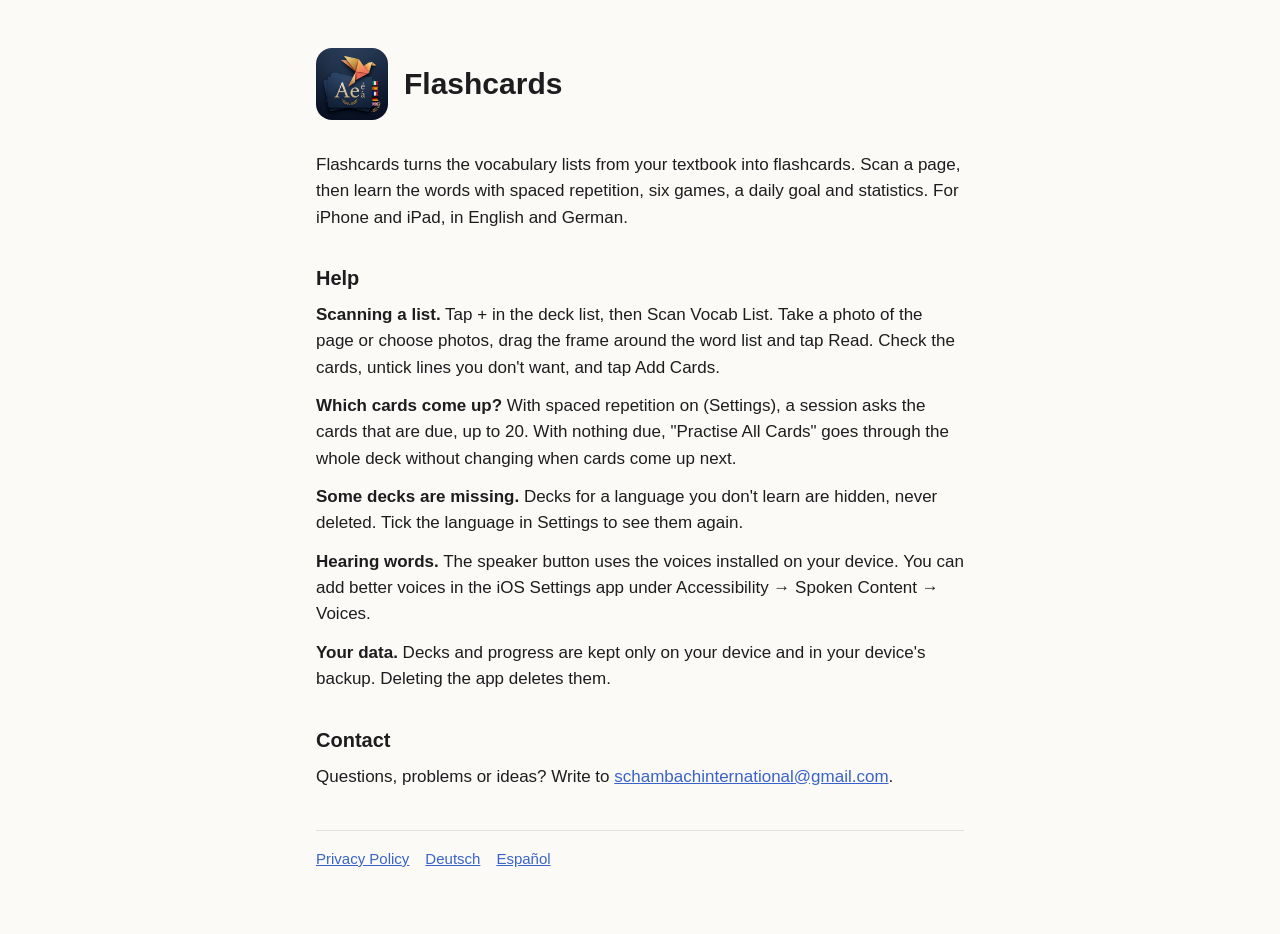
<file: index.html>
<!doctype html>
<html lang="en">
<head>
<meta charset="utf-8">
<meta name="viewport" content="width=device-width, initial-scale=1">
<title>Flashcards – Support</title>
<link rel="stylesheet" href="style.css">
</head>
<body>
<main>
<header><img src="icon.png" alt=""><h1>Flashcards</h1></header>

<p>Flashcards turns the vocabulary lists from your textbook into flashcards. Scan a page, then
learn the words with spaced repetition, six games, a daily goal and statistics. For iPhone and
iPad, in English and German.</p>

<h2>Help</h2>
<p><strong>Scanning a list.</strong> Tap + in the deck list, then Scan Vocab List. Take a photo
of the page or choose photos, drag the frame around the word list and tap Read. Check the cards,
untick lines you don't want, and tap Add Cards.</p>
<p><strong>Which cards come up?</strong> With spaced repetition on (Settings), a session asks the
cards that are due, up to 20. With nothing due, "Practise All Cards" goes through the whole deck
without changing when cards come up next.</p>
<p><strong>Some decks are missing.</strong> Decks for a language you don't learn are hidden, never
deleted. Tick the language in Settings to see them again.</p>
<p><strong>Hearing words.</strong> The speaker button uses the voices installed on your device. You
can add better voices in the iOS Settings app under Accessibility → Spoken Content → Voices.</p>
<p><strong>Your data.</strong> Decks and progress are kept only on your device and in your
device's backup. Deleting the app deletes them.</p>

<h2>Contact</h2>
<p>Questions, problems or ideas? Write to
<a href="mailto:schambachinternational@gmail.com">schambachinternational@gmail.com</a>.</p>

<nav><a href="privacy.html">Privacy Policy</a><a href="de.html">Deutsch</a><a href="es.html">Español</a></nav>
</main>
</body>
</html>
</file>
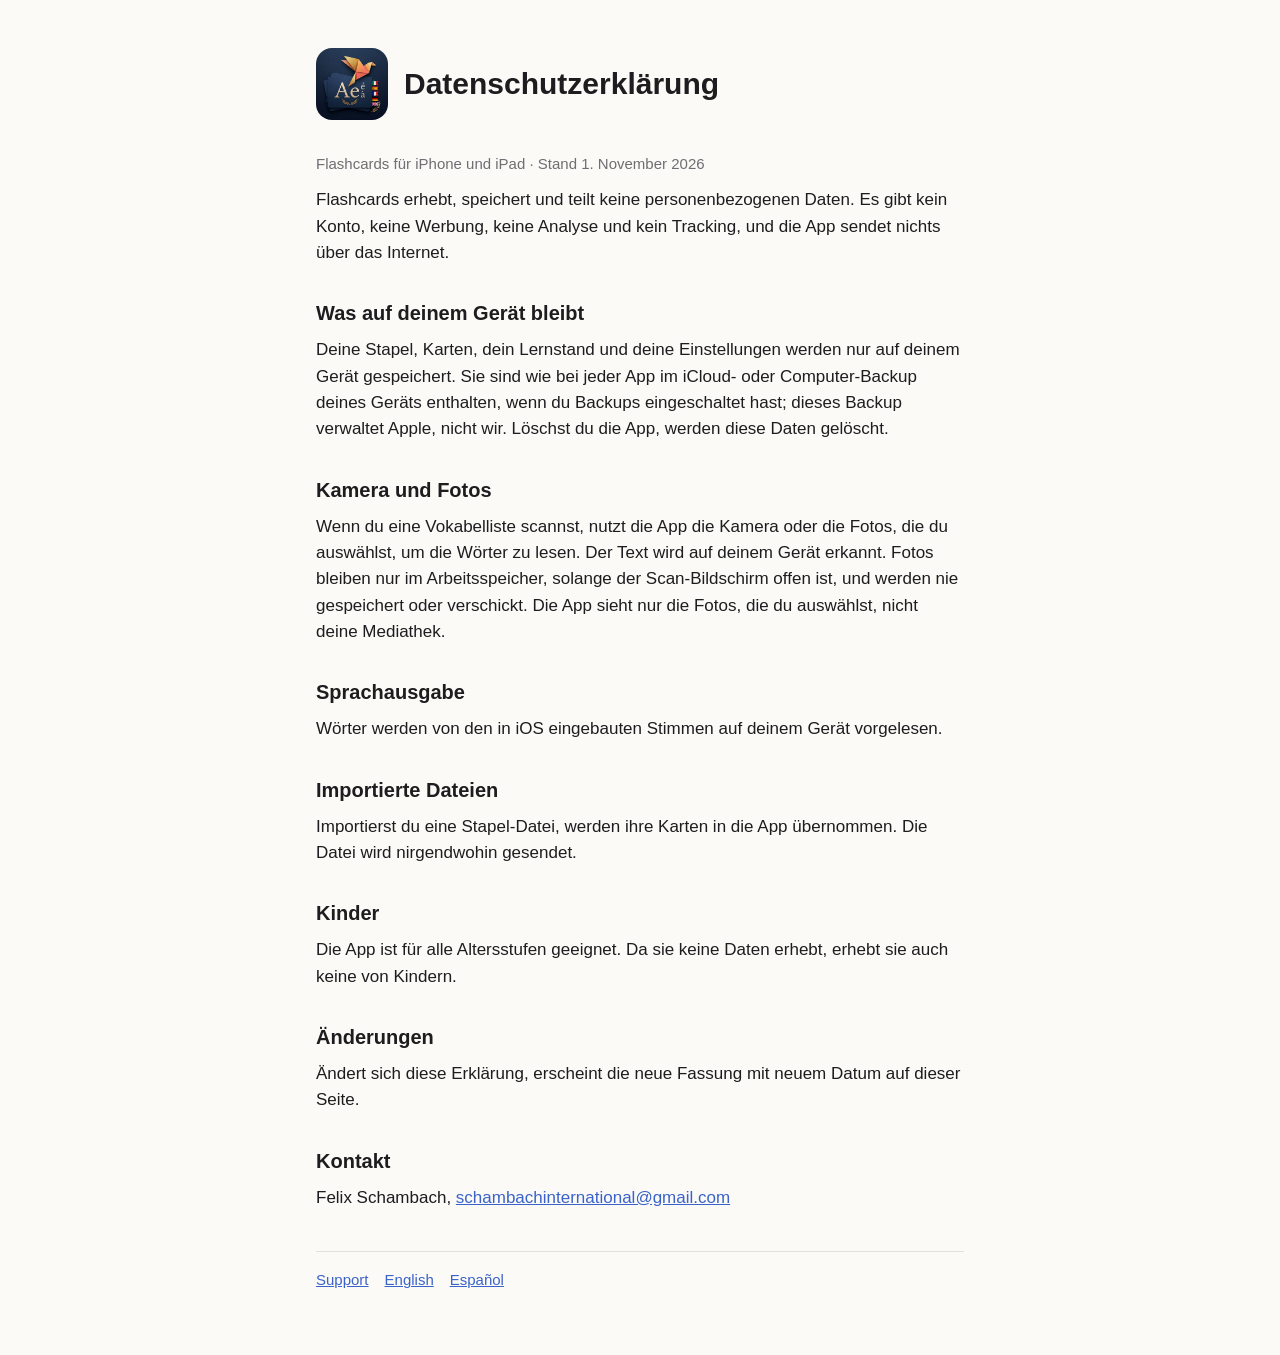
<file: datenschutz.html>
<!doctype html>
<html lang="de">
<head>
<meta charset="utf-8">
<meta name="viewport" content="width=device-width, initial-scale=1">
<title>Flashcards – Datenschutz</title>
<link rel="stylesheet" href="style.css">
</head>
<body>
<main>
<header><img src="icon.png" alt=""><h1>Datenschutzerklärung</h1></header>
<p class="muted">Flashcards für iPhone und iPad · Stand 1. November 2026</p>

<p>Flashcards erhebt, speichert und teilt keine personenbezogenen Daten. Es gibt kein Konto, keine
Werbung, keine Analyse und kein Tracking, und die App sendet nichts über das Internet.</p>

<h2>Was auf deinem Gerät bleibt</h2>
<p>Deine Stapel, Karten, dein Lernstand und deine Einstellungen werden nur auf deinem Gerät
gespeichert. Sie sind wie bei jeder App im iCloud- oder Computer-Backup deines Geräts enthalten,
wenn du Backups eingeschaltet hast; dieses Backup verwaltet Apple, nicht wir. Löschst du die App,
werden diese Daten gelöscht.</p>

<h2>Kamera und Fotos</h2>
<p>Wenn du eine Vokabelliste scannst, nutzt die App die Kamera oder die Fotos, die du auswählst, um
die Wörter zu lesen. Der Text wird auf deinem Gerät erkannt. Fotos bleiben nur im Arbeitsspeicher,
solange der Scan-Bildschirm offen ist, und werden nie gespeichert oder verschickt. Die App sieht nur
die Fotos, die du auswählst, nicht deine Mediathek.</p>

<h2>Sprachausgabe</h2>
<p>Wörter werden von den in iOS eingebauten Stimmen auf deinem Gerät vorgelesen.</p>

<h2>Importierte Dateien</h2>
<p>Importierst du eine Stapel-Datei, werden ihre Karten in die App übernommen. Die Datei wird nirgendwohin gesendet.</p>

<h2>Kinder</h2>
<p>Die App ist für alle Altersstufen geeignet. Da sie keine Daten erhebt, erhebt sie auch keine von
Kindern.</p>

<h2>Änderungen</h2>
<p>Ändert sich diese Erklärung, erscheint die neue Fassung mit neuem Datum auf dieser Seite.</p>

<h2>Kontakt</h2>
<p>Felix Schambach, <a href="mailto:schambachinternational@gmail.com">schambachinternational@gmail.com</a></p>

<nav><a href="de.html">Support</a><a href="privacy.html">English</a><a href="privacidad.html">Español</a></nav>
</main>
</body>
</html>
</file>
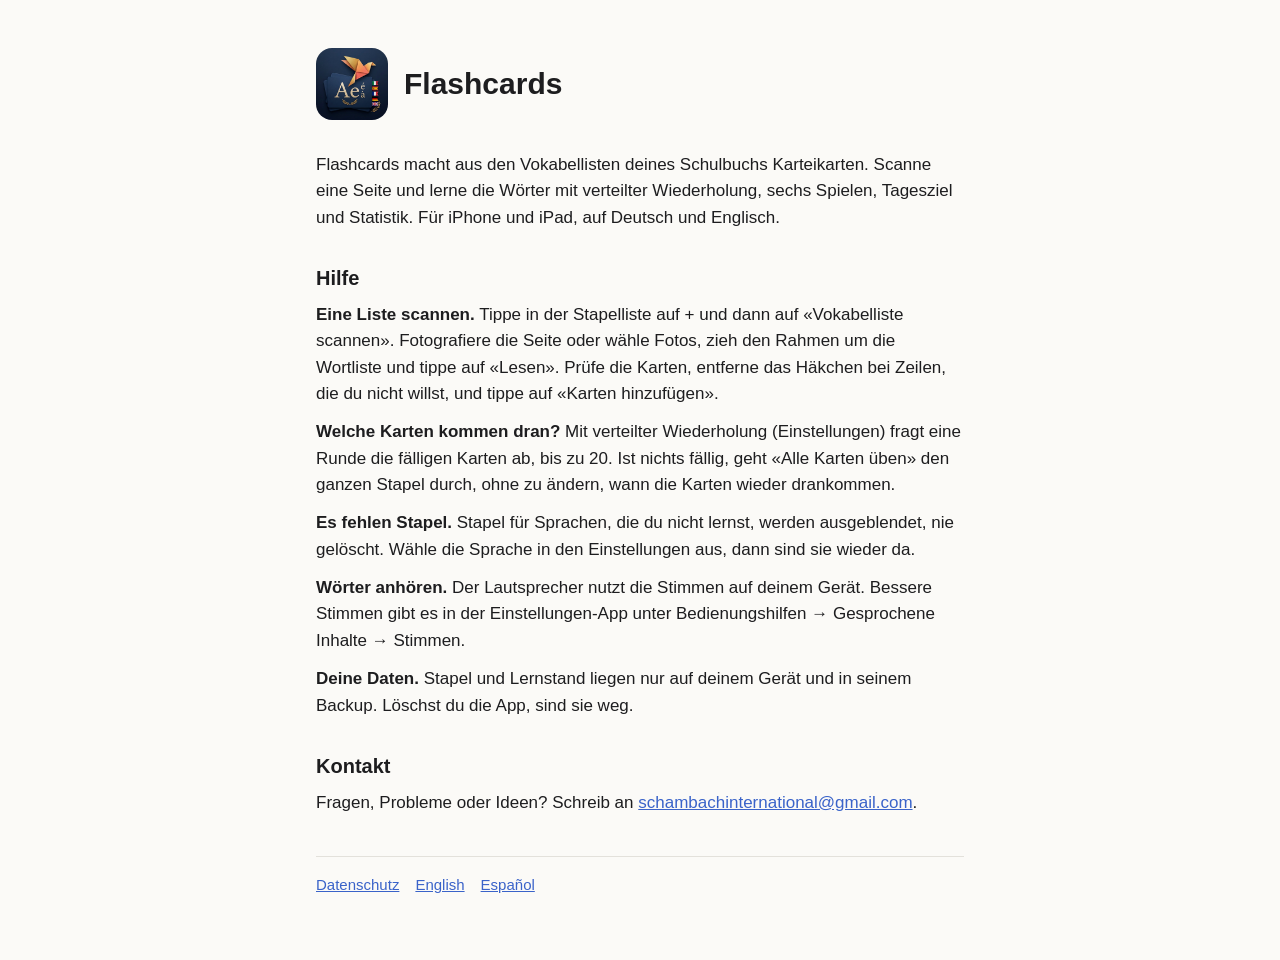
<file: de.html>
<!doctype html>
<html lang="de">
<head>
<meta charset="utf-8">
<meta name="viewport" content="width=device-width, initial-scale=1">
<title>Flashcards – Support</title>
<link rel="stylesheet" href="style.css">
</head>
<body>
<main>
<header><img src="icon.png" alt=""><h1>Flashcards</h1></header>

<p>Flashcards macht aus den Vokabellisten deines Schulbuchs Karteikarten. Scanne eine Seite und
lerne die Wörter mit verteilter Wiederholung, sechs Spielen, Tagesziel und Statistik. Für iPhone
und iPad, auf Deutsch und Englisch.</p>

<h2>Hilfe</h2>
<p><strong>Eine Liste scannen.</strong> Tippe in der Stapelliste auf + und dann auf «Vokabelliste
scannen». Fotografiere die Seite oder wähle Fotos, zieh den Rahmen um die Wortliste und tippe auf
«Lesen». Prüfe die Karten, entferne das Häkchen bei Zeilen, die du nicht willst, und tippe auf
«Karten hinzufügen».</p>
<p><strong>Welche Karten kommen dran?</strong> Mit verteilter Wiederholung (Einstellungen) fragt
eine Runde die fälligen Karten ab, bis zu 20. Ist nichts fällig, geht «Alle Karten üben» den
ganzen Stapel durch, ohne zu ändern, wann die Karten wieder drankommen.</p>
<p><strong>Es fehlen Stapel.</strong> Stapel für Sprachen, die du nicht lernst, werden ausgeblendet,
nie gelöscht. Wähle die Sprache in den Einstellungen aus, dann sind sie wieder da.</p>
<p><strong>Wörter anhören.</strong> Der Lautsprecher nutzt die Stimmen auf deinem Gerät. Bessere
Stimmen gibt es in der Einstellungen-App unter Bedienungshilfen → Gesprochene Inhalte → Stimmen.</p>
<p><strong>Deine Daten.</strong> Stapel und Lernstand liegen nur auf deinem Gerät und in seinem
Backup. Löschst du die App, sind sie weg.</p>

<h2>Kontakt</h2>
<p>Fragen, Probleme oder Ideen? Schreib an
<a href="mailto:schambachinternational@gmail.com">schambachinternational@gmail.com</a>.</p>

<nav><a href="datenschutz.html">Datenschutz</a><a href="index.html">English</a><a href="es.html">Español</a></nav>
</main>
</body>
</html>
</file>
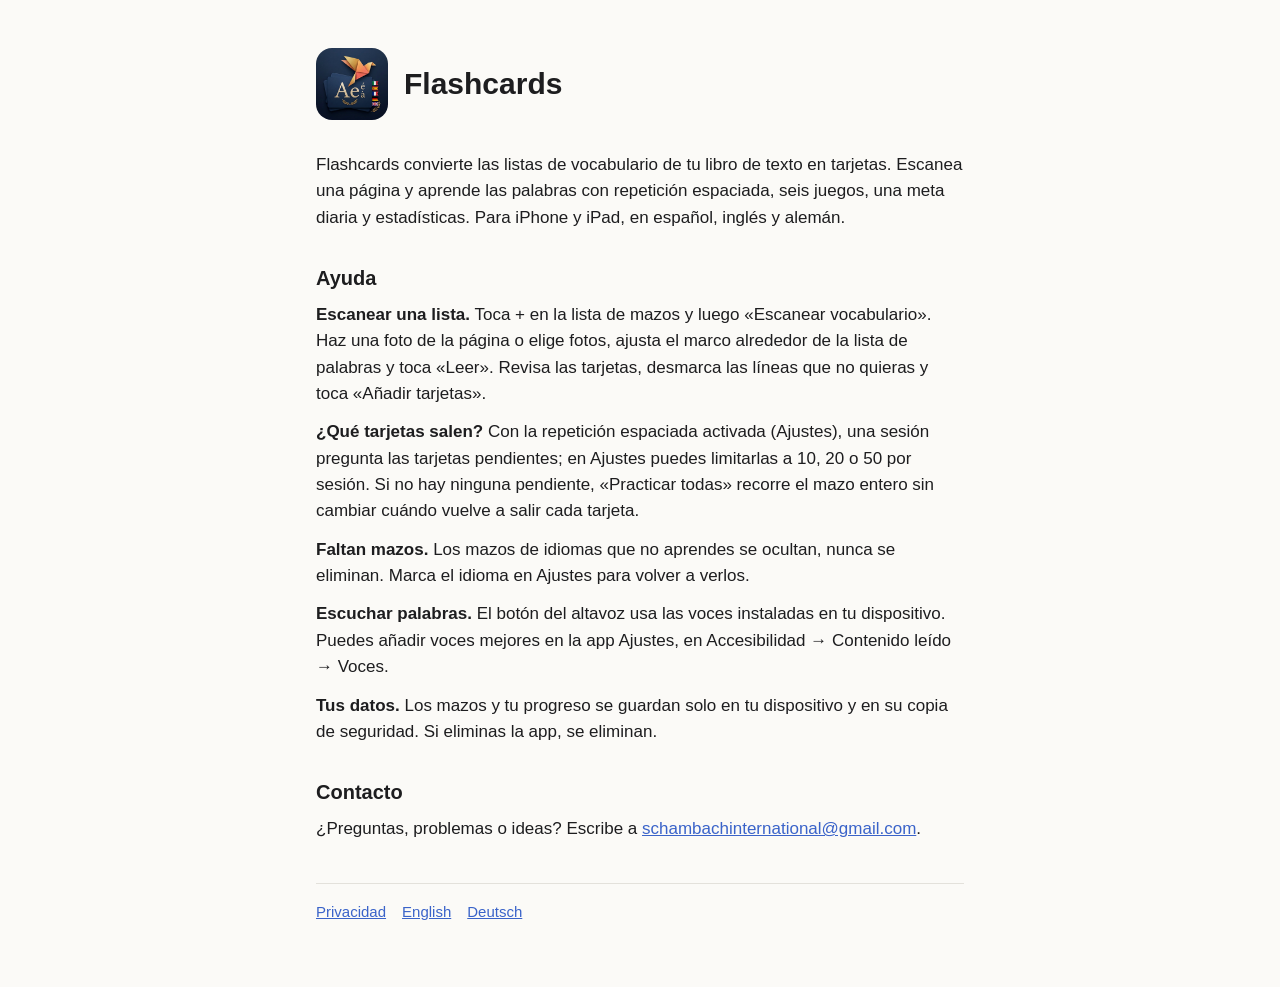
<file: es.html>
<!doctype html>
<html lang="es">
<head>
<meta charset="utf-8">
<meta name="viewport" content="width=device-width, initial-scale=1">
<title>Flashcards – Soporte</title>
<link rel="stylesheet" href="style.css">
</head>
<body>
<main>
<header><img src="icon.png" alt=""><h1>Flashcards</h1></header>

<p>Flashcards convierte las listas de vocabulario de tu libro de texto en tarjetas. Escanea una
página y aprende las palabras con repetición espaciada, seis juegos, una meta diaria y
estadísticas. Para iPhone y iPad, en español, inglés y alemán.</p>

<h2>Ayuda</h2>
<p><strong>Escanear una lista.</strong> Toca + en la lista de mazos y luego «Escanear
vocabulario». Haz una foto de la página o elige fotos, ajusta el marco alrededor de la lista de
palabras y toca «Leer». Revisa las tarjetas, desmarca las líneas que no quieras y toca «Añadir
tarjetas».</p>
<p><strong>¿Qué tarjetas salen?</strong> Con la repetición espaciada activada (Ajustes), una sesión
pregunta las tarjetas pendientes; en Ajustes puedes limitarlas a 10, 20 o 50 por sesión. Si no hay
ninguna pendiente, «Practicar todas» recorre el mazo entero sin cambiar cuándo vuelve a salir cada
tarjeta.</p>
<p><strong>Faltan mazos.</strong> Los mazos de idiomas que no aprendes se ocultan, nunca se
eliminan. Marca el idioma en Ajustes para volver a verlos.</p>
<p><strong>Escuchar palabras.</strong> El botón del altavoz usa las voces instaladas en tu
dispositivo. Puedes añadir voces mejores en la app Ajustes, en Accesibilidad → Contenido leído →
Voces.</p>
<p><strong>Tus datos.</strong> Los mazos y tu progreso se guardan solo en tu dispositivo y en su
copia de seguridad. Si eliminas la app, se eliminan.</p>

<h2>Contacto</h2>
<p>¿Preguntas, problemas o ideas? Escribe a
<a href="mailto:schambachinternational@gmail.com">schambachinternational@gmail.com</a>.</p>

<nav><a href="privacidad.html">Privacidad</a><a href="index.html">English</a><a href="de.html">Deutsch</a></nav>
</main>
</body>
</html>
</file>
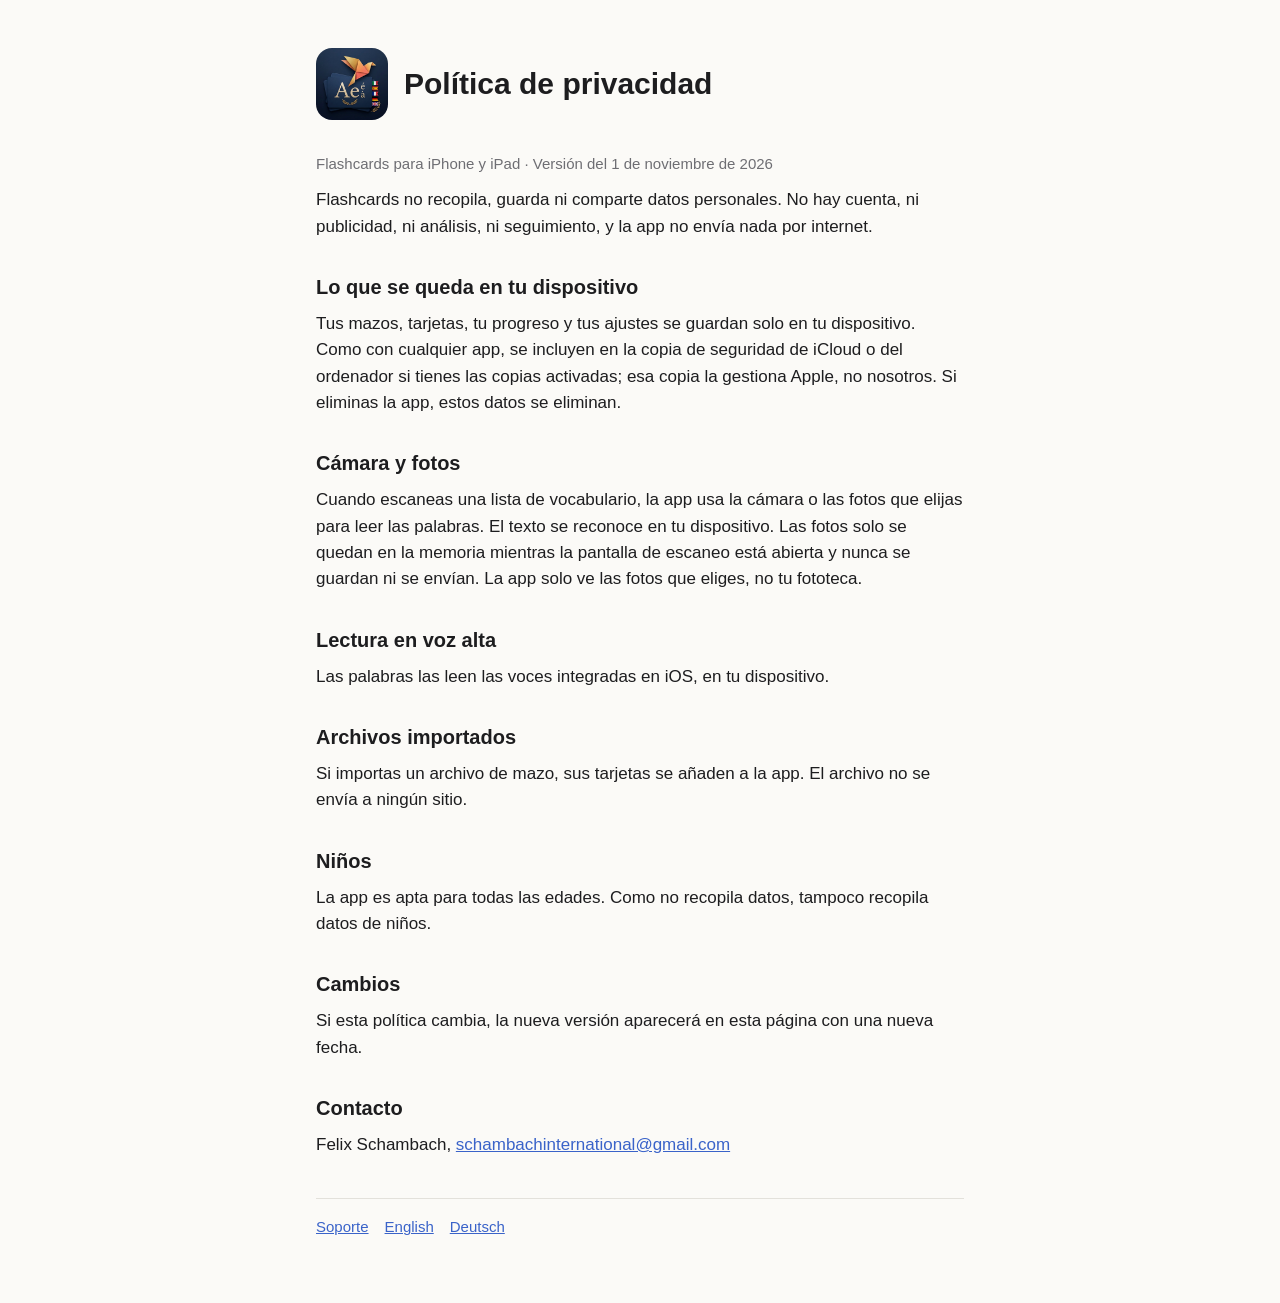
<file: privacidad.html>
<!doctype html>
<html lang="es">
<head>
<meta charset="utf-8">
<meta name="viewport" content="width=device-width, initial-scale=1">
<title>Flashcards – Política de privacidad</title>
<link rel="stylesheet" href="style.css">
</head>
<body>
<main>
<header><img src="icon.png" alt=""><h1>Política de privacidad</h1></header>
<p class="muted">Flashcards para iPhone y iPad · Versión del 1 de noviembre de 2026</p>

<p>Flashcards no recopila, guarda ni comparte datos personales. No hay cuenta, ni publicidad, ni
análisis, ni seguimiento, y la app no envía nada por internet.</p>

<h2>Lo que se queda en tu dispositivo</h2>
<p>Tus mazos, tarjetas, tu progreso y tus ajustes se guardan solo en tu dispositivo. Como con
cualquier app, se incluyen en la copia de seguridad de iCloud o del ordenador si tienes las copias
activadas; esa copia la gestiona Apple, no nosotros. Si eliminas la app, estos datos se
eliminan.</p>

<h2>Cámara y fotos</h2>
<p>Cuando escaneas una lista de vocabulario, la app usa la cámara o las fotos que elijas para leer
las palabras. El texto se reconoce en tu dispositivo. Las fotos solo se quedan en la memoria
mientras la pantalla de escaneo está abierta y nunca se guardan ni se envían. La app solo ve las
fotos que eliges, no tu fototeca.</p>

<h2>Lectura en voz alta</h2>
<p>Las palabras las leen las voces integradas en iOS, en tu dispositivo.</p>

<h2>Archivos importados</h2>
<p>Si importas un archivo de mazo, sus tarjetas se añaden a la app. El archivo no se envía a
ningún sitio.</p>

<h2>Niños</h2>
<p>La app es apta para todas las edades. Como no recopila datos, tampoco recopila datos de
niños.</p>

<h2>Cambios</h2>
<p>Si esta política cambia, la nueva versión aparecerá en esta página con una nueva fecha.</p>

<h2>Contacto</h2>
<p>Felix Schambach, <a href="mailto:schambachinternational@gmail.com">schambachinternational@gmail.com</a></p>

<nav><a href="es.html">Soporte</a><a href="privacy.html">English</a><a href="datenschutz.html">Deutsch</a></nav>
</main>
</body>
</html>
</file>
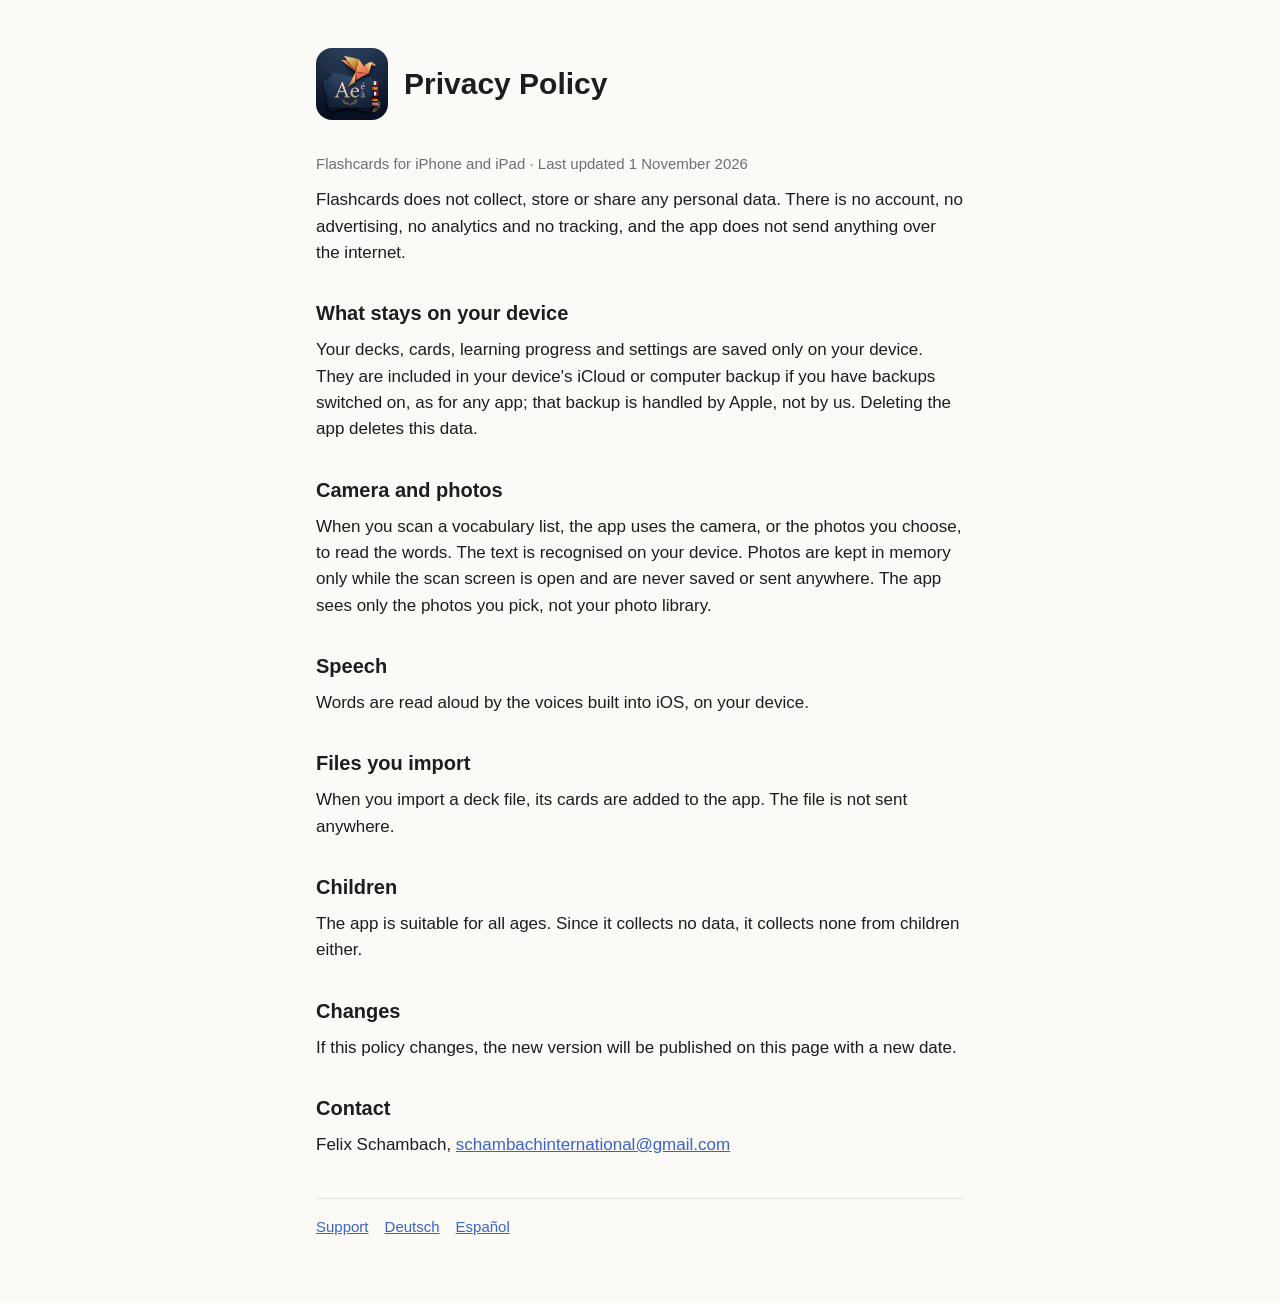
<file: privacy.html>
<!doctype html>
<html lang="en">
<head>
<meta charset="utf-8">
<meta name="viewport" content="width=device-width, initial-scale=1">
<title>Flashcards – Privacy Policy</title>
<link rel="stylesheet" href="style.css">
</head>
<body>
<main>
<header><img src="icon.png" alt=""><h1>Privacy Policy</h1></header>
<p class="muted">Flashcards for iPhone and iPad · Last updated 1 November 2026</p>

<p>Flashcards does not collect, store or share any personal data. There is no account, no
advertising, no analytics and no tracking, and the app does not send anything over the
internet.</p>

<h2>What stays on your device</h2>
<p>Your decks, cards, learning progress and settings are saved only on your device. They are
included in your device's iCloud or computer backup if you have backups switched on, as for any
app; that backup is handled by Apple, not by us. Deleting the app deletes this data.</p>

<h2>Camera and photos</h2>
<p>When you scan a vocabulary list, the app uses the camera, or the photos you choose, to read
the words. The text is recognised on your device. Photos are kept in memory only while the scan
screen is open and are never saved or sent anywhere. The app sees only the photos you pick, not
your photo library.</p>

<h2>Speech</h2>
<p>Words are read aloud by the voices built into iOS, on your device.</p>

<h2>Files you import</h2>
<p>When you import a deck file, its cards are added to the app. The file is not sent anywhere.</p>

<h2>Children</h2>
<p>The app is suitable for all ages. Since it collects no data, it collects none from children
either.</p>

<h2>Changes</h2>
<p>If this policy changes, the new version will be published on this page with a new date.</p>

<h2>Contact</h2>
<p>Felix Schambach, <a href="mailto:schambachinternational@gmail.com">schambachinternational@gmail.com</a></p>

<nav><a href="index.html">Support</a><a href="datenschutz.html">Deutsch</a><a href="privacidad.html">Español</a></nav>
</main>
</body>
</html>
</file>
<file: style.css>
:root { --bg: #fbfaf7; --text: #1d1d1f; --muted: #6e6e73; --accent: #3a63c9; --line: #e3e1db; }
@media (prefers-color-scheme: dark) {
  :root { --bg: #161618; --text: #f2f2f4; --muted: #a1a1a6; --accent: #8fb0ff; --line: #333336; }
}
* { box-sizing: border-box; }
body { margin: 0; background: var(--bg); color: var(--text);
  font: 17px/1.55 -apple-system, BlinkMacSystemFont, "Segoe UI", Helvetica, Arial, sans-serif; }
main { max-width: 680px; margin: 0 auto; padding: 48px 16px 64px; }
header { display: flex; align-items: center; gap: 16px; margin-bottom: 32px; }
header img { width: 72px; height: 72px; border-radius: 16px; }
h1 { font-size: 30px; margin: 0; line-height: 1.2; }
h2 { font-size: 20px; margin: 32px 0 8px; }
p, li { margin: 0 0 12px; }
a { color: var(--accent); }
.muted { color: var(--muted); font-size: 15px; }
nav { border-top: 1px solid var(--line); margin-top: 40px; padding-top: 16px; font-size: 15px; }
nav a { margin-right: 16px; }
</file>
